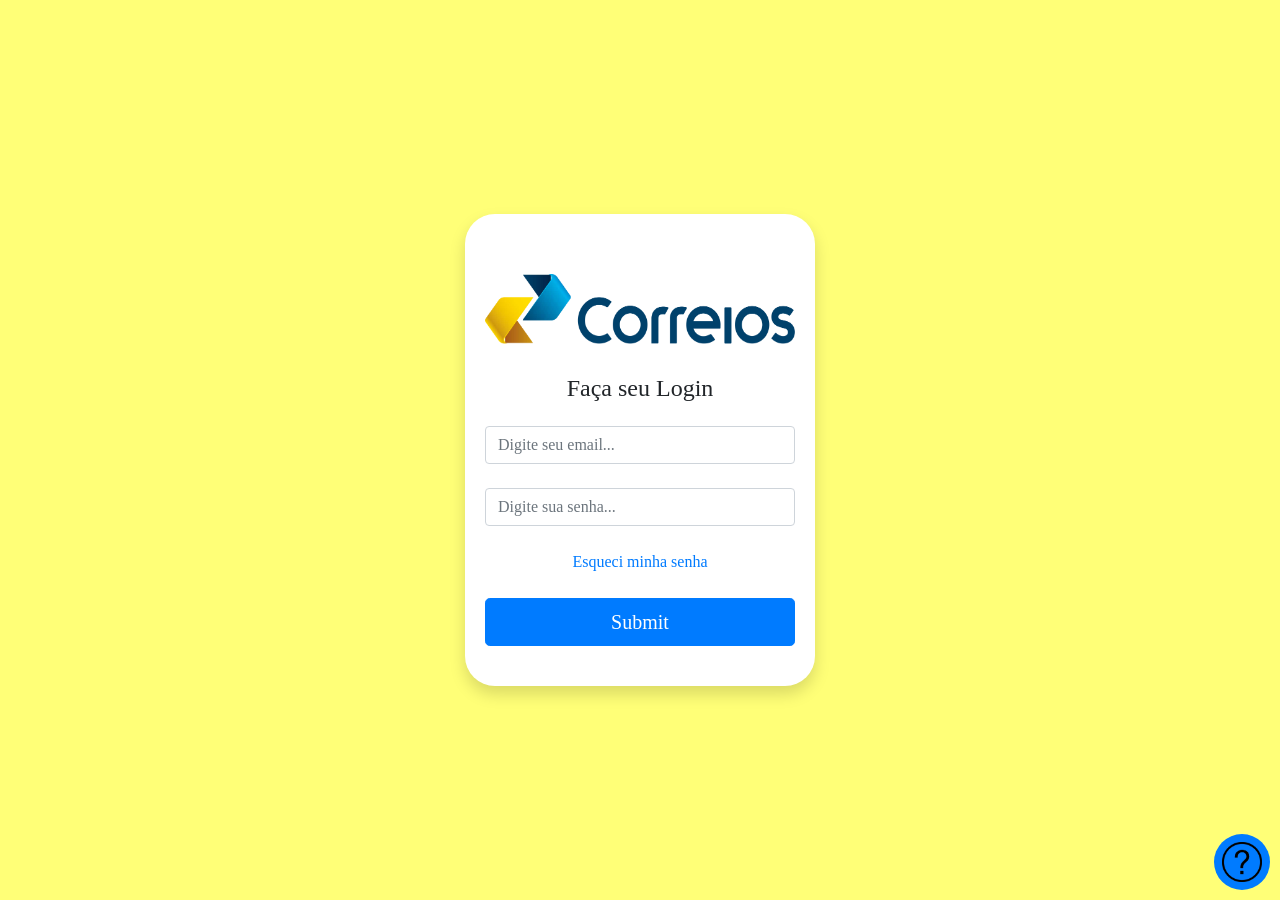
<file: projetos/formulario/index.html>
<!DOCTYPE html>
<html lang="en">
<head>
    <meta charset="UTF-8">
    <meta http-equiv="X-UA-Compatible" content="IE=edge">
    <meta name="viewport" content="width=device-width, initial-scale=1,  shrink-to-fit=no">
    <title>forms bootstrap</title>
    <link rel="stylesheet" href="assets/css/bootstrap.min.css">
    <link rel="stylesheet" href="assets/css/style.css">
    <script src="assets/js/jquery.min.js"></script>
    <script src="assets/js/bootstrap.bundle.min.js"></script>
 
</head>
<body>
    <div  id="rotation">
    <div id="area" class="area shadow">
        <img src="assets/images/logo-correio.png" alt="">
        <div class="h4">Faça seu Login</div>
        <form action="" method="post">
            <input type="email" class="form-control mt-4" name="email" 
            placeholder="Digite seu email...">
            <input type="password" class="form-control mt-4" name="password" 
            placeholder="Digite sua senha...">
            <a href="#" onclick="esqueci()" class="d-block mt-4 mb-4"> Esqueci minha senha</a>
            <input type="submit" class="btn btn-primary btn-block btn-lg">
        </form>
    </div>
    <div id="area-costa" class="area-costa shadow">
        <form action="" method="post">
            <label>
                Nome Completo:
                <input type="text" class="form-control" name="name"
                placeholder="Digite seu nome aqui">
            </label>
            <label>
                Email:
                <input type="email" class="form-control" name="email"
                placeholder="Digite seu email aqui">
            </label>
            <label>
                Senha:
                <input type="password" class="form-control" name="password"
                placeholder="Senha">
            </label>
            <label>
                Nova Senha:
                <input type="password" class="form-control" name="password"
                placeholder="Nova senha">
            </label>
            <label>
                <input type="checkbox" name="termos" id="termos" class="mt-2 mb-4"> "Aceito os termos de privacidade"
            </label>
            <input type="submit" class="btn btn-primary btn-block btn-lg">
            <a href="#" onclick="voltar()">Voltar</a>
        </form>
    </div>
    </div>
    <div id="help" onclick="help()"><img src="assets/images/help.png" alt=""></div>
    <script src="assets/js/script.js"></script>
</body>
</html>
</file>
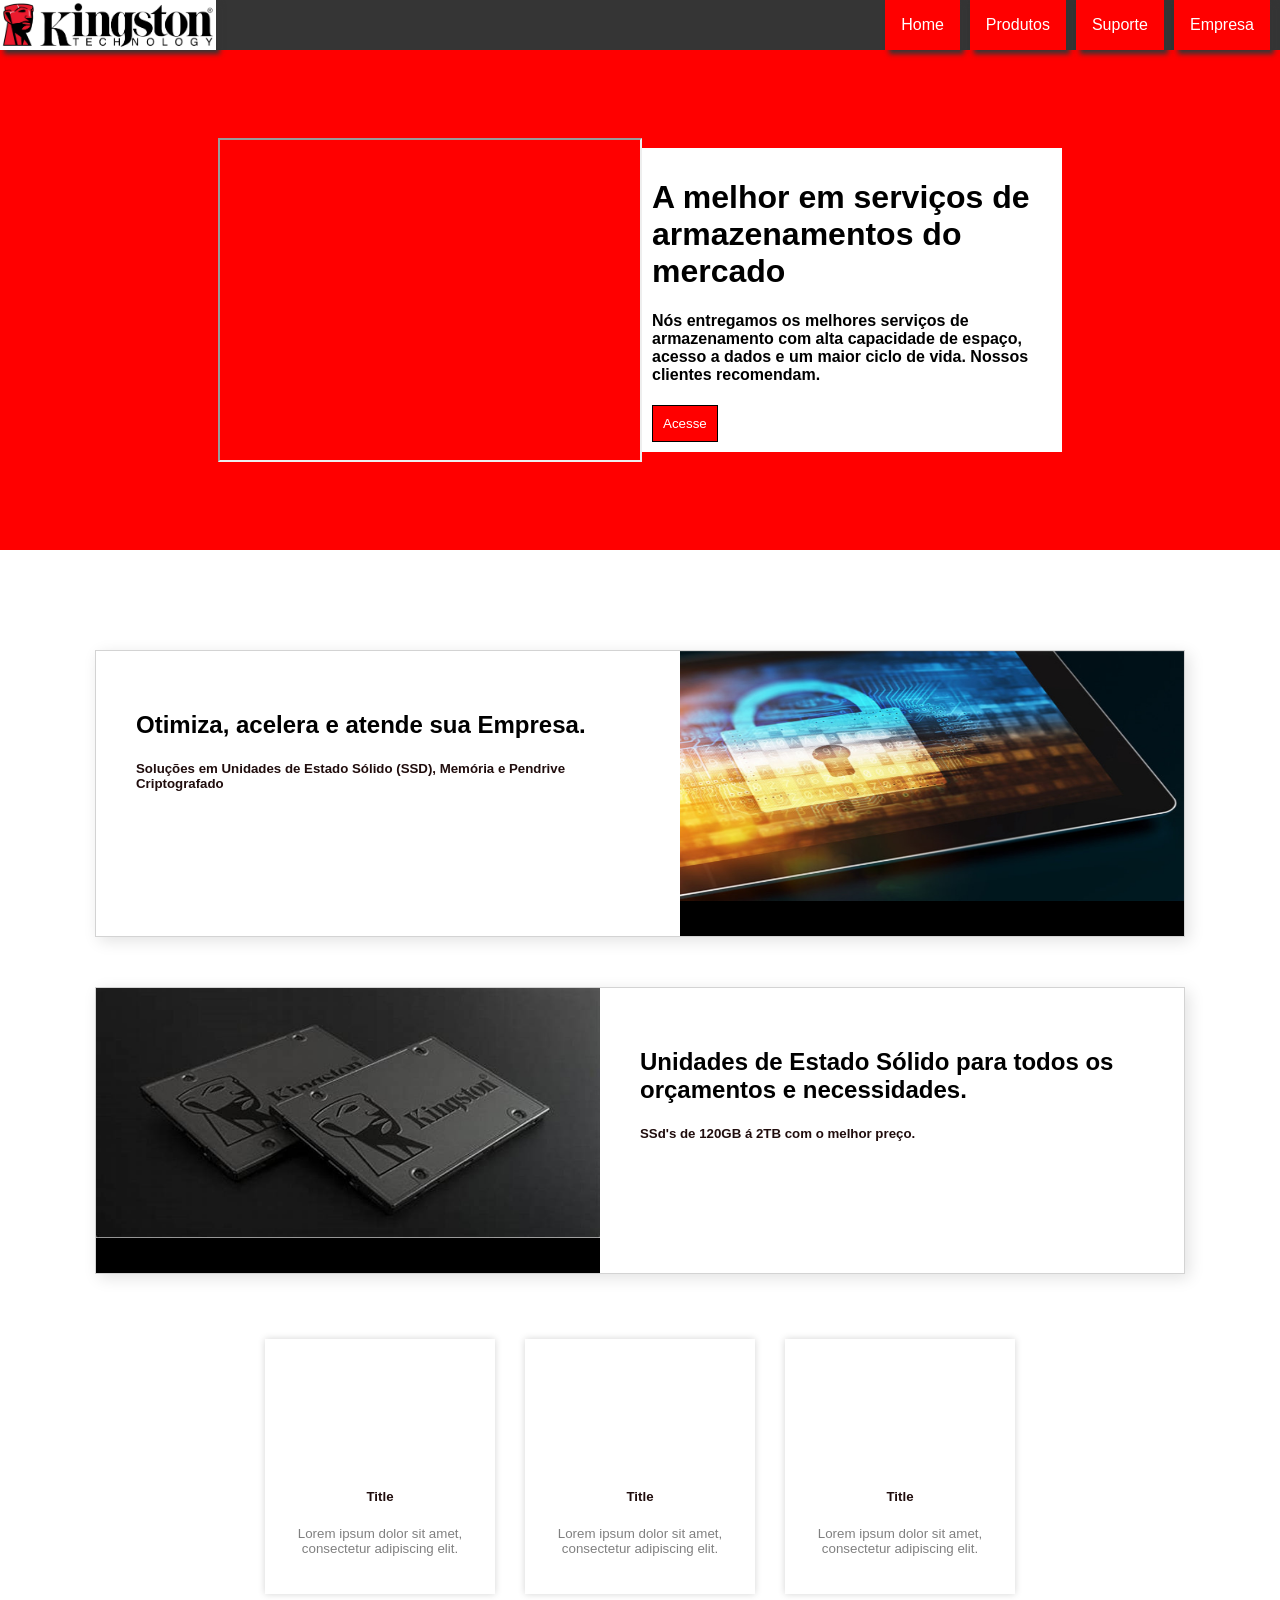
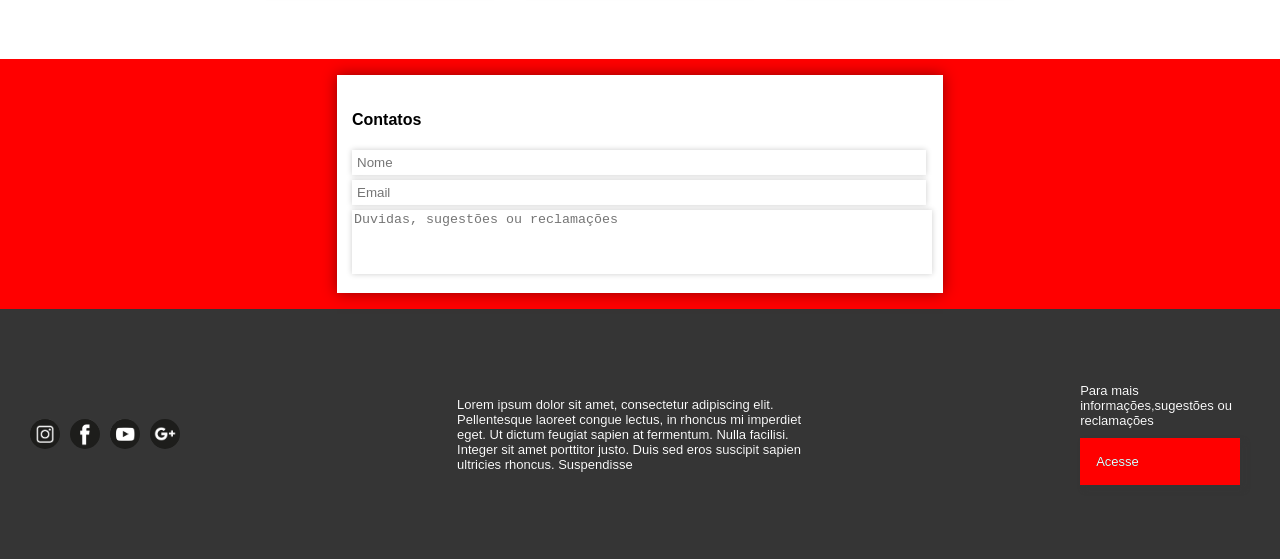
<file: projetos/kingston/index.html>
<!DOCTYPE html>
<html lang="en">
<head>
    <meta charset="UTF-8">
    <meta http-equiv="X-UA-Compatible" content="IE=edge">
    <meta name="viewport" content="width=device-width, minimun-scale=1, initial-scale=1.0, user-scalable=no">
    <title>Kingston</title>
    <link rel="stylesheet" href="estiloland.css">
</head>
<body>
    <div class="container">
        <div class="navbar">
            <div class="img_titulo">
                <img src="img/kingston_titulo.jpg" alt="">
            </div>
            <div class="menu-bar" onclick="clicouMenu()"></div>
			<div class="menu-mobile d-none">
				<ul>
                    <li><a href="#home"> Home </a></li>
                    <li><a href="#Produtos"> Produtos</a></li>
                    <li><a href="#Suporte"> Suporte </a></li>
                    <li><a href="#Empresa"> Empresa </a></li>
                </ul>
			</div>
			<div class="list_titulo">
                <ul>
                    <li><a href="#"> Home </a></li>
                    <li><a href="#"> Produtos</a></li>
                    <li><a href="#"> Suporte </a></li>
                    <li><a href="#"> Empresa </a></li>
                </ul>
            </div>
        </div>
        
        <header><!--background apresentando a marca-->
          <iframe width="420" height="320" src="https://www.youtube.com/embed/q5Vi_-d0Z_M?playlist=q5Vi_-d0Z_M&loop=1&autoplay=1&mute=1">
          </iframe>
            <div class="desc_title">
                <div class="desc_a"><h1>A melhor em serviços de armazenamentos do mercado</h1>
                </div><div class="desc_b">
                <h4>Nós entregamos os melhores serviços de armazenamento
                    com alta capacidade de espaço, acesso a dados e um maior ciclo de vida. 
                    Nossos clientes recomendam.
                </h4>
            <button><a href="#"> Acesse</a></button>
            </div>
            </div>
        </header>
        <footer>
            <section class="bloco">
                <div class="blc_text">
                    <h1>Otimiza, acelera e atende sua Empresa.</h1>
                    <h5>Soluções em Unidades de Estado Sólido (SSD), 
                        Memória e Pendrive Criptografado</h5>
                </div><div class="blc_img"><img src="img/cripto.jpg" alt=""></div>
            </section>
            <section class="bloco">
                <div class="blc_img"><img src="img/ssd.jpg" alt=""></div>
                <div class="blc_text">
                <h1>Unidades de Estado Sólido para todos os orçamentos e necessidades.</h1>
                <h5>SSd's de 120GB á 2TB com o melhor preço.</h5></div>
            </section>
            <section class="bloco-card" id="bloco">
                <div class="card">
                    <div class="img-block"></div>
                    <div class="desc-block">
                        <h5>Title</h5>
                        <p>Lorem ipsum dolor sit amet, consectetur adipiscing elit.</p>
                    </div>
                </div>
                <div class="card">
                    <div class="img-block"></div>
                    <div class="desc-block">
                        <h5>Title</h5>
                        <p>Lorem ipsum dolor sit amet, consectetur adipiscing elit.</p>
                    </div>
                </div>
                <div class="card">
                    <div class="img-block"></div>
                    <div class="desc-block">
                        <h5>Title</h5>
                        <p>Lorem ipsum dolor sit amet, consectetur adipiscing elit.</p>
                    </div>
                </div>
                <div class="icon-antes" onclick="apertouEsquerda()"></div><div class="icon-depois" onclick="apertouDireita()"></div>
            </section>
        </footer>
        <div class="contato">
            <div class="formulario">
                <form method="get">
                    <h4>Contatos</h4>
                    <input type="text" placeholder="Nome"><br>
                    <input type="text" placeholder="Email"><br>
                    <textarea placeholder="Duvidas, sugestões ou reclamações"></textarea>
                </form>
            </div>
        </div>
        <div class="finalizando">
            <div class="fim-desc">
                <div class="icon-rede"></div>
                <div class="icon-rede"></div>
                <div class="icon-rede"></div>
                <div class="icon-rede"></div>
            </div>
            <div class="fim-desc">
                <div class="desc-text">Lorem ipsum dolor sit amet, consectetur adipiscing elit. Pellentesque laoreet congue lectus, in rhoncus mi imperdiet eget. Ut dictum feugiat sapien at fermentum. Nulla facilisi. Integer sit amet porttitor justo. Duis sed eros suscipit sapien ultricies rhoncus. Suspendisse</div>
            </div>
            <div class="fim-desc"><div class="fim-info">Para mais informações,sugestões ou reclamações
                <a href="">Acesse</a>
            </div></div>
        </div>
    </div>
	<script src="script.js"></script>
</body>
</html>
</file>
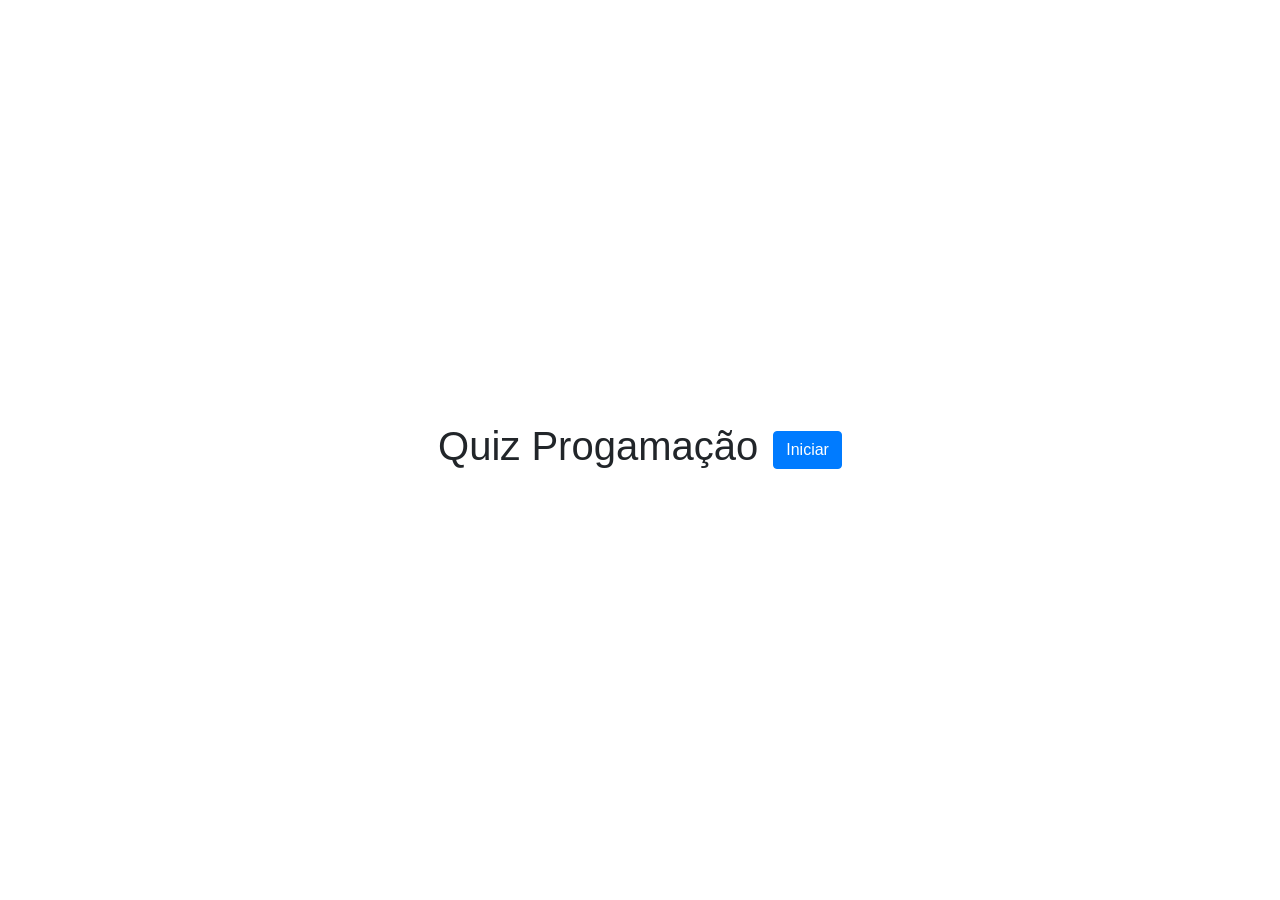
<file: projetos/quiz/index.html>
<!DOCTYPE html>
<html lang="en">
<head>
    <meta charset="UTF-8">
    <meta http-equiv="X-UA-Compatible" content="IE=edge">
    <meta name="viewport" content="width=device-width, initial-scale=1.0">
    <title>Document</title>
    <link rel="stylesheet" href="assets/estilo/bootstrap.min.css">
    <link rel="stylesheet" href="assets/estilo/style.css">
</head>
<body>
    <div class="container d-flex justify-content-center align-items-center">
        <h1>Quiz Progamação</h1>
        <a class="btn btn-primary" data-toggle="modal" data-target="#janela" onclick="apertouIniciar()">Iniciar</a>
        <div class="modal fade" id="janela">
            <div class="modal-dialog">
            <div class="modal-content">
                <div class="modal-header">
                    <h5 id="tituloPergunta">Pergunta 1</h5>
                    <div class="d-flex">
                    <div id="descPontos">Pontos: <span id="pontos">0</span></div>
                    <button class="close ml-0" data-dismiss="modal"><span></span>&times;</button>
                    </div>
                </div>
                <div class="modal-body">
                    <div class="pergunta pb-4">Aqui tem uma pergunta</div>
                    <div class="resposta">
                        <div class="form-check">
                            <input class="form-check-input" type="radio" name="flexRadioDefault" id="flexRadioDefault1"> 
                            <label class="form-check-label d-flex justify-content-between" for="flexRadioDefault1" onmousedown="apertouEscolha()">
                                <div id="r1">resposta1</div> <div id="rc1" class="mr-2">reposta2</div>
                            </label>
                        </div>
                        <div class="form-check">
                            <input class="form-check-input" type="radio" name="flexRadioDefault" id="flexRadioDefault2"> 
                            <label class="form-check-label d-flex justify-content-between" for="flexRadioDefault2" onmousedown="apertouEscolha()">
                                <div id="r2">resposta1 </div><div id="rc2" class="mr-2">resposta2</div>
                            </label>
                        </div>
                        <div class="form-check">
                            <input class="form-check-input" type="radio" name="flexRadioDefault" id="flexRadioDefault3"> 
                            <label class="form-check-label d-flex justify-content-between" for="flexRadioDefault3" onmousedown="apertouEscolha()">
                                <div id="r3">resposta1</div><div id="rc3" class="mr-2">resposta2</div>
                            </label>
                        </div>
                        <div class="form-check">
                            <input class="form-check-input" type="radio" name="flexRadioDefault" id="flexRadioDefault4"> 
                            <label class="form-check-label d-flex justify-content-between" for="flexRadioDefault4" onmousedown="apertouEscolha()">
                                <div id="r4">resposta1</div><div id="rc4" class="mr-2">resposta2</div>
                            </label>
                        </div>
                    </div>
                </div>
                <div id="modal-footer" class="modal-footer justify-content-between">
                <button type="button" class="btn btn-primary disabled" onclick="apertouOk()" id="ok" disabled>ok</button>
                <span id='respostacerta'></span>
                <button type="button" class="btn btn-outline-primary disabled" onclick="apertouNext()" id="next">Next</button>
                <button type="button" class="btn btn-primary btn-block" onclick="resetar()" id="reset">reset</button>
                </div>
            </div>
        </div>
        </div>
    </div>
    <!--script-->
    <script src="assets/script/jquery.min.js"></script>
    <script src="assets/script/bootstrap.min.js"></script>
    <script src="assets/script/quiz.js"></script>
</body>
</html>
</file>
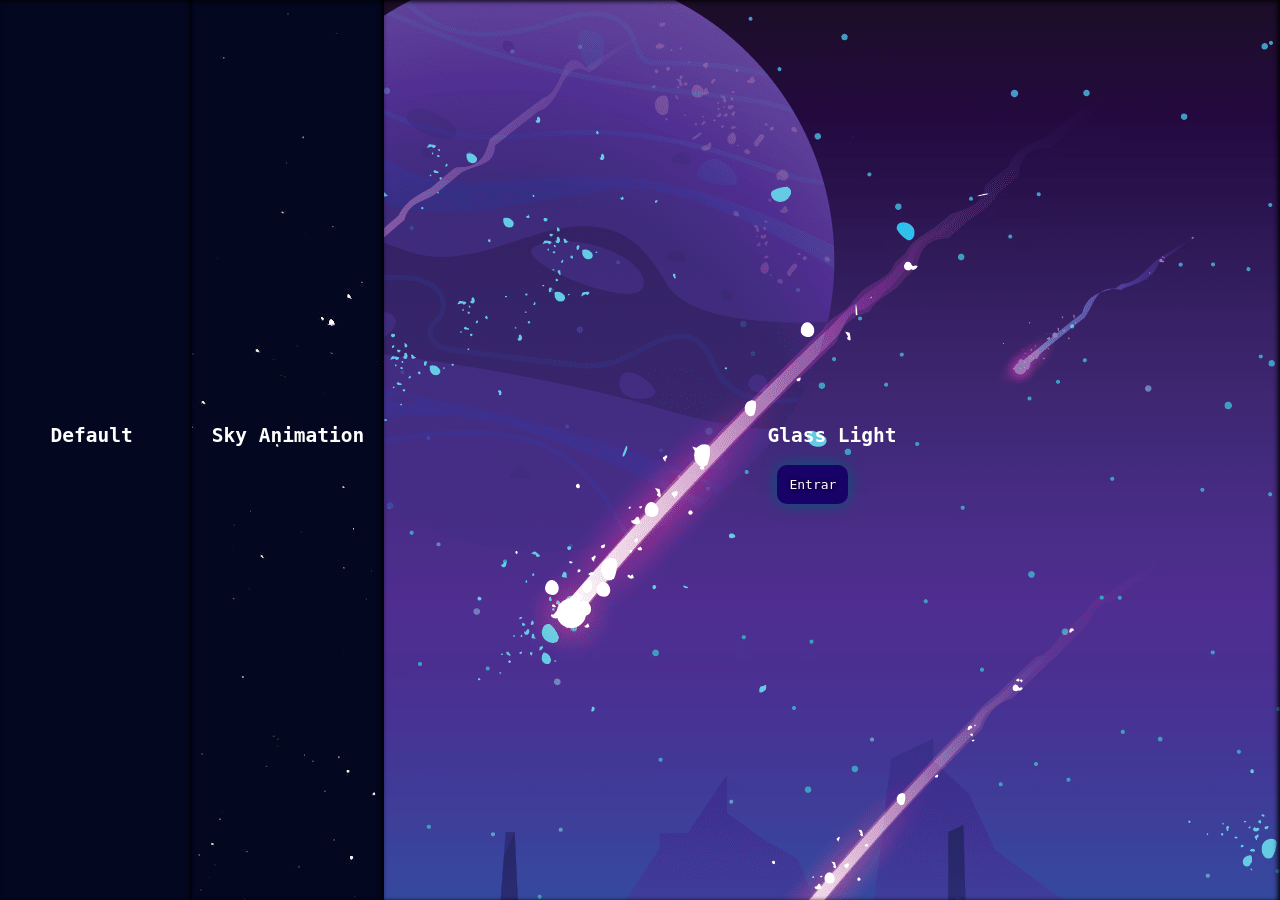
<file: projetos/uiux/index.html>
<!DOCTYPE html>
<html lang="en">
<head>
    <meta charset="UTF-8">
    <meta http-equiv="X-UA-Compatible" content="IE=edge">
    <meta name="viewport" content="width=device-width, initial-scale=1.0">
    <link rel="stylesheet" href="style.css">
    <title>Desafio Main</title>
</head>
<body>
    <div class="container">
        <div class="d1" id="d1" onClick="ativaDa()">
            <div class="blocka">
                <h2>Default</h2>
                <a href="desafiosemalteracao/desafio1.html" id="bd1">Entrar</a>
            </div>
        </div>
            <div class="d2" id="d2" onClick="ativaDb()">
                <div class="blockb">
                    <h2>Sky Animation</h2>
                    <a href="desafiocomalteracao/desafio1.html" id="bd2">Entrar</a>
                </div>
            </div>
            <div class="d3" id="d3" onClick="ativaDc()">
                <div>
                    <h2>Glass Light</h2>
                    <a href="desafioglassmorphism/desglass.html" id="bd3">Entrar</a>
                </div>
            </div>
    </div>
    <script src="script.js"></script>
</body>
</html>
</file>
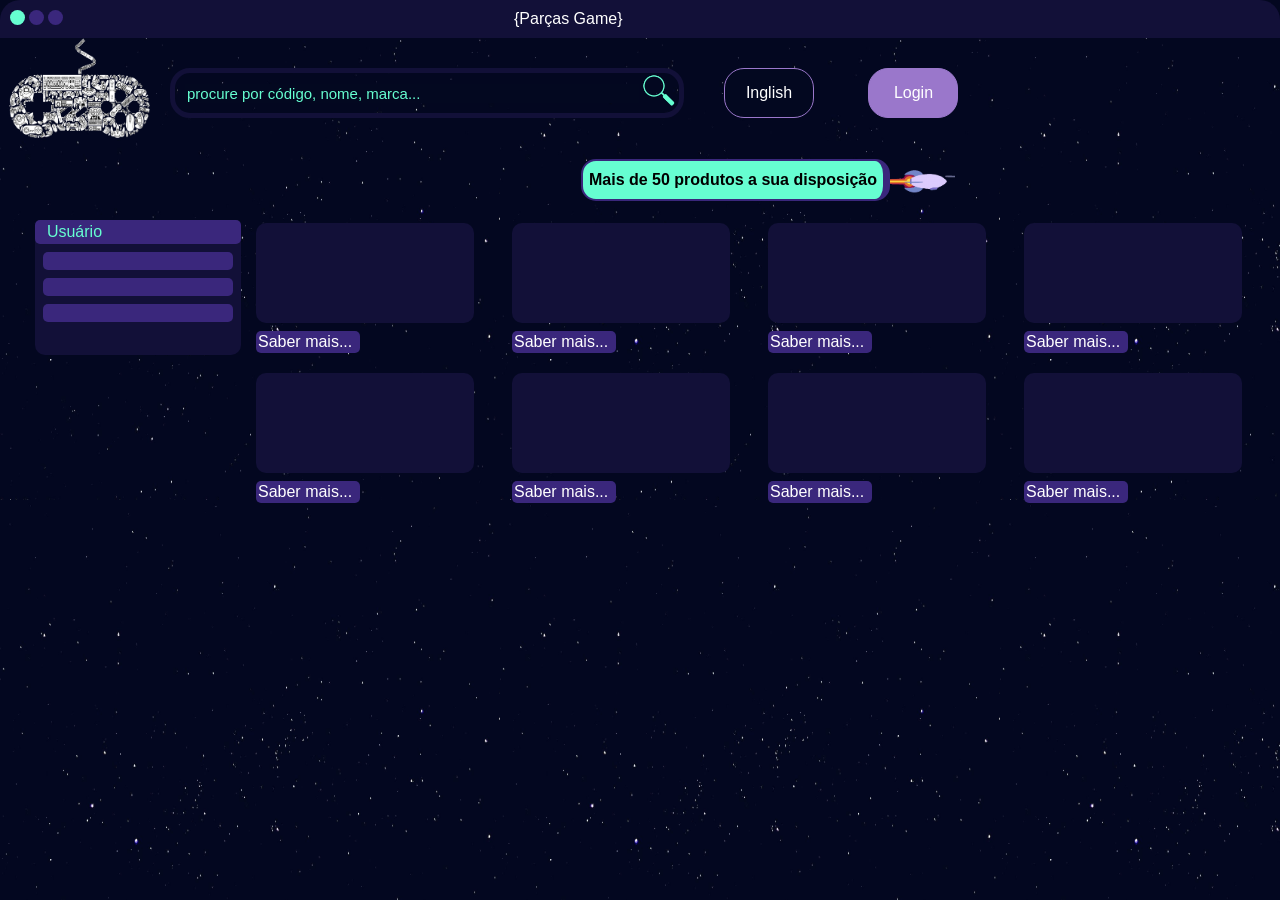
<file: projetos/uiux/desafiocomalteracao/desafio1.html>
<!DOCTYPE html>
<html lang="pt-br">
<head>
    <meta charset="UTF-8">
    <meta name="viewport" content="width=device-width, initial-scale=1, minimun-scale=1">
    <title>Desafio1</title>
    <link rel="stylesheet" href="estilo.css">
</head>
<body class="background">
    
 <!--inicio do cabeçalho do projeto-->     
    <header>
            <!-- barra de topo do projeto-->
        <section class="title_header">
            <div class="radius_title">
               <div class="circulo_p"></div>
               <div class="circulo"></div>
               <div class="circulo"></div>
            </div>
            <div class="header_title"> {Parças Game}</div>
        </section>
 <!-- Fim da barra de topo-->

 <!--Inicio menu de navegação com buttons, search e imagen icon-->
        <nav class="naveg">
            <div class="naveg_input">
                <img src="../media/menu.png" alt="" class="menu">
                <img src="img/Controle.png" alt="" class="controle">
                <div class="procura background-light">
                    <input type="text" id="texto" placeholder="procure por código, nome, marca...">
                    <a href=""><img src="img/lupa.png" class="lupa"></a>
                </div>
            </div>
                <div class="naveg_button"> 
                    <button class="lingua background-light"><a href=""> Inglish</a></button>
                    <button class="login background-light"><a href="">Login</a></button>
            </div>
        </nav>
<!--Fim menu de navegação-->
    </header>
<!--Fim do cabeçalho-->
        
    <!--inicio conteudo-->      
    <div class="conteudo">
            <!--menu lateral a esquerda-->
        <aside>
            <section class="user">
                <div class="title_user">
                    &nbsp Usuário
                </div>
                <div class="info_user">
                    <div class="bloco"></div>
                    <div class="bloco"></div>
                    <div class="bloco"></div>
                </div>
            </section>
        </aside>
            <!--fim do menu lateral-->

        <!--menu-->
        <section class="menu">
            <!--titulo do menu-->    
            <div class="title_foguete">
                <h4 class="title">Mais de 50 produtos a sua disposição</h4><div class="foguete"></div>
            </div>
            <!--fim do titulo do menu-->    
            <!--inicio flexbox de conteudo-->
            <div class=" products">
                <div class="products_item">
                    <div class="products_block glass"></div>
                    <div class="products_info"><a href="">Saber mais...</a></div>
                </div>
                <div class="products_item">
                    <div class="products_block glass"></div>
                    <div class="products_info"><a href=""> Saber mais...</a></div>
                </div>
                <div class="products_item">
                    <div class="products_block glass"></div>
                    <div class="products_info"><a href="">Saber mais...</a></div>
                </div>
                <div class="products_item">
                    <div class="products_block glass"></div>
                    <div class="products_info"><a href=""> Saber mais...</a></div>
                </div>
                <div class="products_item">
                    <div class="products_block glass"></div>
                    <div class="products_info glass"><a href="">Saber mais...</a></div>
                </div>
                <div class="products_item">
                    <div class="products_block glass"></div>
                    <div class="products_info"><a href=""> Saber mais...</a></div>
                </div>
                <div class="products_item">
                    <div class="products_block glass"></div>
                    <div class="products_info"><a href=""> Saber mais...</a></div>
                </div>
                <div class="products_item">
                    <div class="products_block glass"></div>
                    <div class="products_info"><a href=""> Saber mais...</a></div>
                </div></div>
                <!--fim flexbox de conteudo-->
                <div class="continue">Ver mais</div>    
        </section> 
    <!--fim menu-->       
    </div>
    <!--fim do conteudo-->    
</body>
</html>
</file>
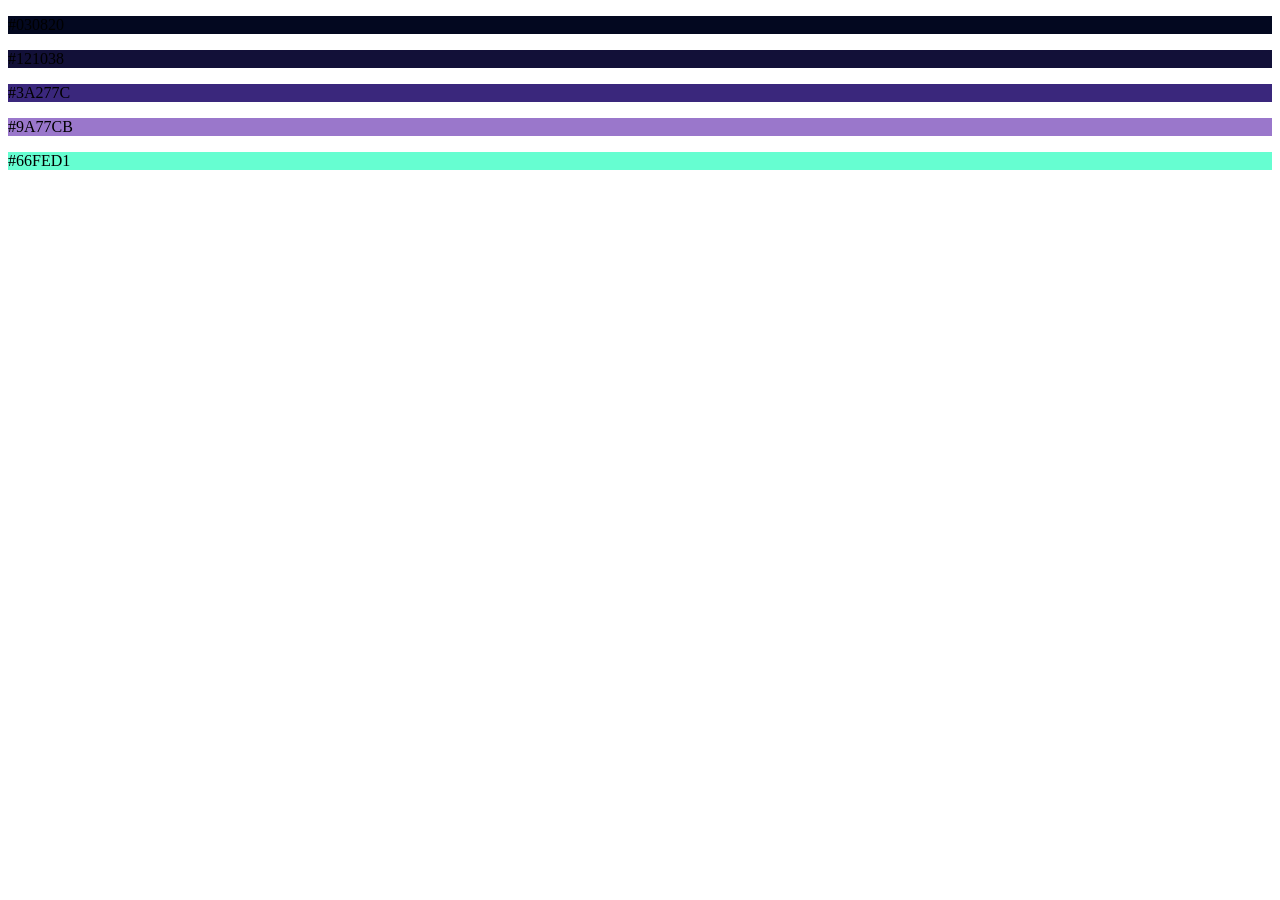
<file: projetos/uiux/desafiocomalteracao/palleta.html>
<!DOCTYPE html>
<html lang="en">
<head>
    <meta charset="UTF-8">
    <meta http-equiv="X-UA-Compatible" content="IE=edge">
    <meta name="viewport" content="width=device-width, initial-scale=1.0">
    <title>Document</title>
</head>
<body>
    <p style="background-color: #030820;">#030820</p>
    <p style="background-color: #121038;">#121038</p>
    <p style="background-color: #3A277C;">#3A277C</p>
    <p style="background-color: #9A77CB;">#9A77CB</p>
    <p style="background-color: #66FED1;">#66FED1</p>

</body>
</html>
</file>
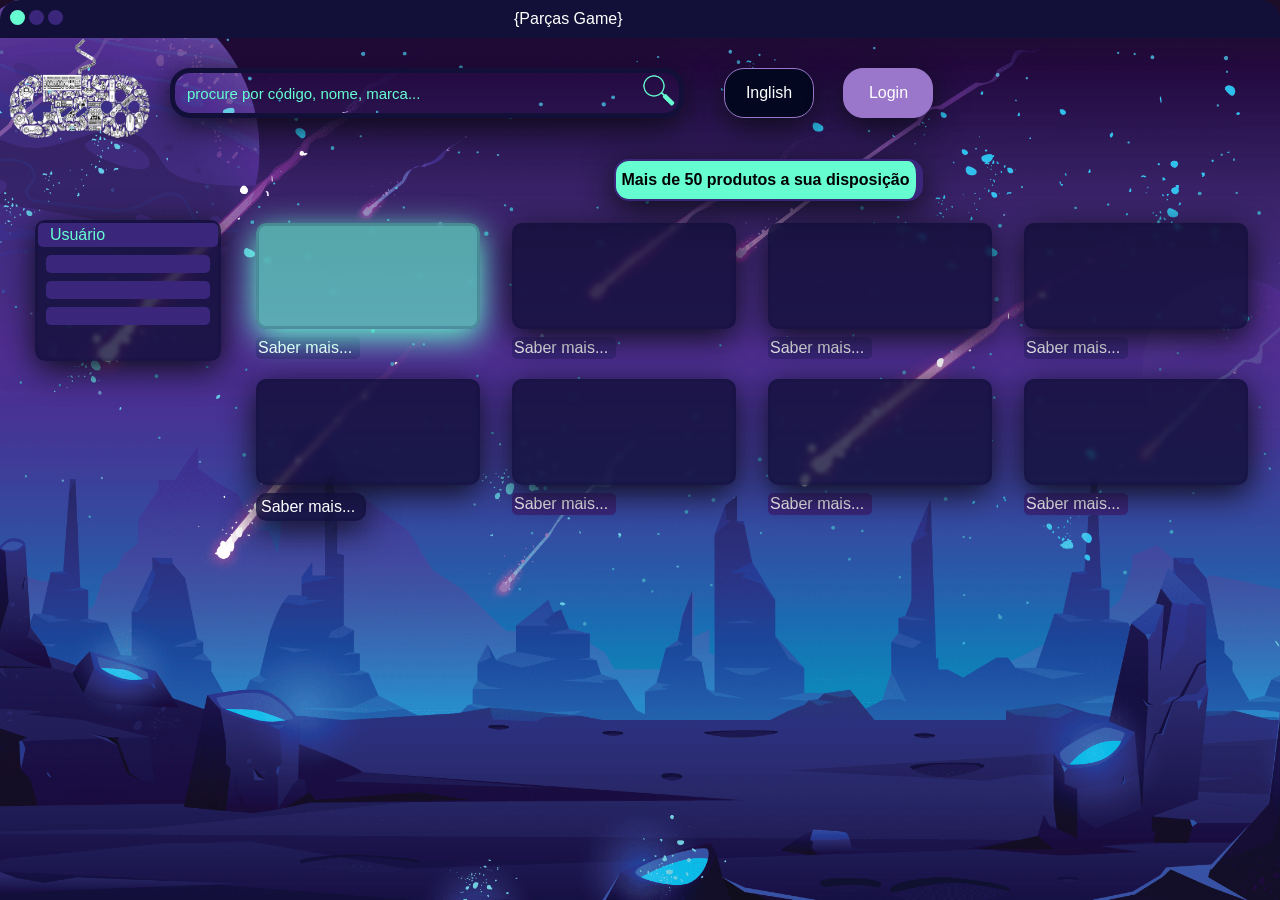
<file: projetos/uiux/desafioglassmorphism/desglass.html>
<!DOCTYPE html>
<html lang="pt-br">
<head>
    <meta charset="UTF-8">
    <meta name="viewport" content="width=device-width, initial-scale=1, minimun-scale=1">
    <title>Desafio1</title>
    <link rel="stylesheet" href="estilo.css">
</head>
<body>
<div class="container background">
    <!--inicio do cabeçalho do projeto-->     
    <header>
        <!-- barra de topo do projeto-->
    <section class="title_header">
        <div class="radius_title">
           <div class="circulo_p"></div>
           <div class="circulo"></div>
           <div class="circulo"></div>
        </div>
        <div class="header_title"> {Parças Game}</div>
    </section>
<!-- Fim da barra de topo-->

<!--Inicio menu de navegação com buttons, search e imagen icon-->
    <nav class="naveg">
        <div class="naveg_input">
            <img src="../media/Controle.png" alt="" class="controle">
            <img src="../media/menu.png" alt="" class="menu">
            <div class="procura sombra">
                <input type="text" id="texto" placeholder="procure por código, nome, marca...">
                <a href=""><img src="../media/lupa.png" class="lupa"></a>
            </div>
        </div>
            <div class="naveg_button"> 
                <button class="lingua sombra"><a href=""> Inglish</a></button>
                <button class="login sombra"><a href="">Login</a></button>
        </div>
    </nav>
<!--Fim menu de navegação-->
</header>
<!--Fim do cabeçalho-->
    
<!--inicio conteudo-->      
<div class="conteudo">
        <!--menu lateral a esquerda-->
    <aside>
        <section class="user glass luz-ativado">
            <div class="title_user">
                &nbsp Usuário
            </div>
            <div class="info_user">
                <div class="bloco"></div>
                <div class="bloco"></div>
                <div class="bloco"></div>
            </div>
        </section>
    </aside>
        <!--fim do menu lateral-->

    <!--menu-->
    <section class="menu">
        <!--titulo do menu-->    
        <div class="title_foguete">
            <h4 class="title sombra">Mais de 50 produtos a sua disposição</h4><div class="foguete"></div>
        </div>
        <!--fim do titulo do menu-->    
        <!--inicio flexbox de conteudo-->
        <div class=" products">
            <div class="products_item">
                <div class="products_block glass luz">
                </div>
                <div class="products_info"><a href="">Saber mais...</a></div>
            </div>
            <div class="products_item">
                <div class="products_block glass luz-ativado"></div>
                <div class="products_info"><a href=""> Saber mais...</a></div>
            </div>
            <div class="products_item">
                <div class="products_block glass luz-ativado"></div>
                <div class="products_info"><a href="">Saber mais...</a></div>
            </div>
            <div class="products_item">
                <div class="products_block glass luz-ativado"></div>
                <div class="products_info"><a href=""> Saber mais...</a></div>
            </div>
            <div class="products_item">
                <div class="products_block glass luz-ativado"></div>
                <div class="products_info glass"><a href="">Saber mais...</a></div>
            </div>
            <div class="products_item">
                <div class="products_block glass luz-ativado"></div>
                <div class="products_info"><a href=""> Saber mais...</a></div>
            </div>
            <div class="products_item">
                <div class="products_block glass luz-ativado"></div>
                <div class="products_info"><a href=""> Saber mais...</a></div>
            </div>
            <div class="products_item">
                <div class="products_block glass luz-ativado"></div>
                <div class="products_info"><a href=""> Saber mais...</a></div>
            </div>
        </div>
        <div class="continue">Ver mais</div>    

            <!--fim flexbox de conteudo-->
    </section> 
<!--fim menu-->       
</div>
<!--fim do conteudo--> 
</div>
</body>
</html>
</file>
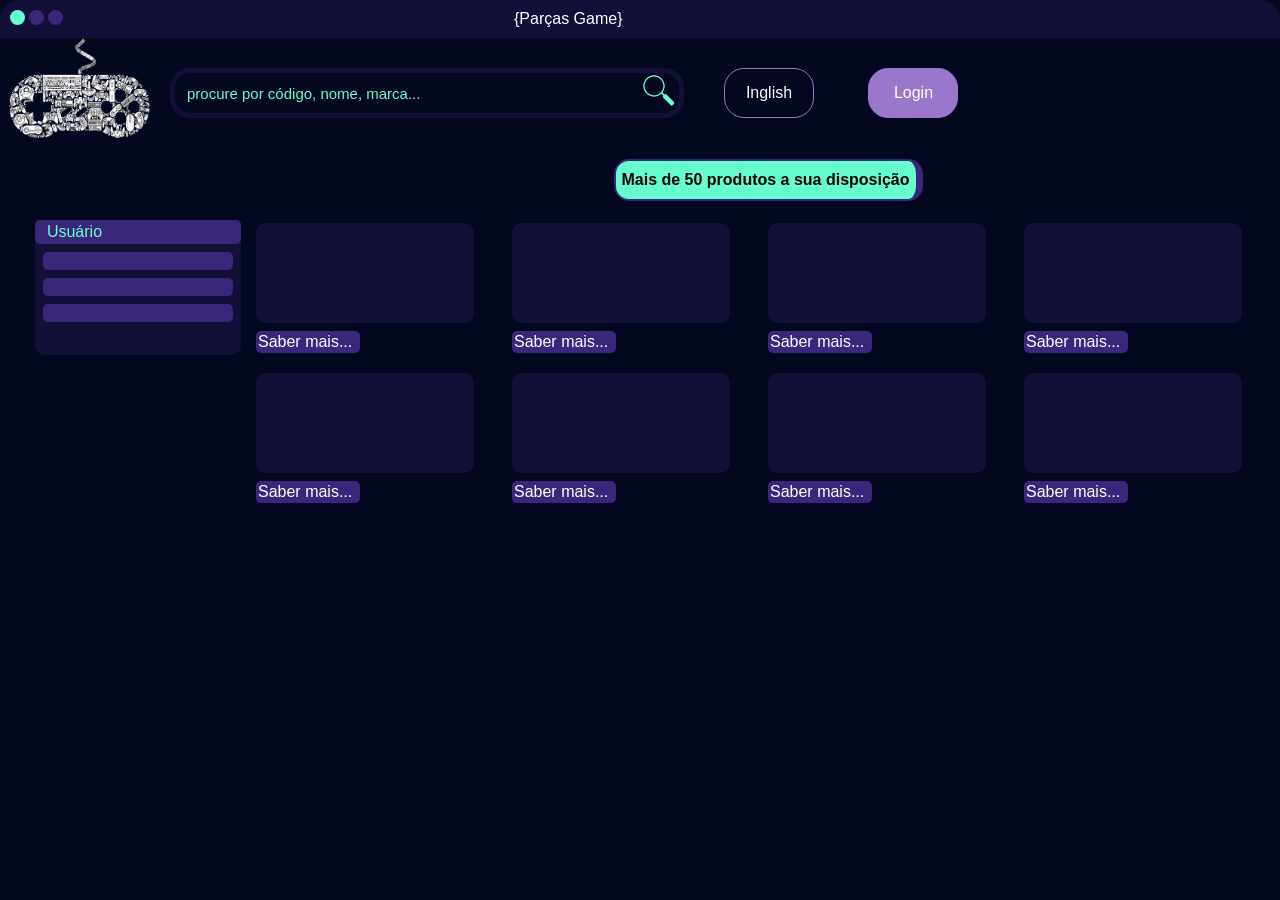
<file: projetos/uiux/desafiosemalteracao/desafio1.html>
<!DOCTYPE html>
<html lang="pt-br">
<head>
    <meta charset="UTF-8">
    <meta name="viewport" content="width=device-width, initial-scale=1, minimun-scale=1">
    <title>Desafio1</title>
    <link rel="stylesheet" href="estilo.css">
</head>
<body>
    <div class="container">
    <!--inicio do cabeçalho do projeto-->     
    <header>
        <!-- barra de topo do projeto-->
    <section class="title_header">
        <div class="radius_title">
           <div class="circulo_p"></div>
           <div class="circulo"></div>
           <div class="circulo"></div>
        </div>
        <div class="header_title"> {Parças Game}</div>
    </section>
<!-- Fim da barra de topo-->

<!--Inicio menu de navegação com buttons, search e imagen icon-->
    <nav class="naveg">
        <div class="naveg_input">
            <img src="../media/menu.png" alt="" class="menu">
            <img src="img/Controle.png" alt="" class="controle">
            <div class="procura">
                <input type="text" id="texto" placeholder="procure por código, nome, marca...">
                <a href=""><img src="img/lupa.png" class="lupa"></a>
            </div>
        </div>
            <div class="naveg_button"> 
                <button class="lingua background-light"><a href=""> Inglish</a></button>
                <button class="login background-light"><a href="">Login</a></button>
        </div>
    </nav>
<!--Fim menu de navegação-->
</header>
<!--Fim do cabeçalho-->
    
<!--inicio conteudo-->      
<div class="conteudo">
        <!--menu lateral a esquerda-->
    <aside>
        <section class="user">
            <div class="title_user">
                &nbsp Usuário
            </div>
            <div class="info_user">
                <div class="bloco"></div>
                <div class="bloco"></div>
                <div class="bloco"></div>
            </div>
        </section>
    </aside>
        <!--fim do menu lateral-->

    <!--menu-->
    <section class="menu">
        <!--titulo do menu-->    
        <div class="title_foguete">
            <h4 class="title">Mais de 50 produtos a sua disposição</h4><div class="foguete"></div>
        </div>
        <!--fim do titulo do menu-->    
        <!--inicio flexbox de conteudo-->
        <div class=" products">
            <div class="products_item">
                <div class="products_block glass"></div>
                <div class="products_info"><a href="">Saber mais...</a></div>
            </div>
            <div class="products_item">
                <div class="products_block glass"></div>
                <div class="products_info"><a href=""> Saber mais...</a></div>
            </div>
            <div class="products_item">
                <div class="products_block glass"></div>
                <div class="products_info"><a href="">Saber mais...</a></div>
            </div>
            <div class="products_item">
                <div class="products_block glass"></div>
                <div class="products_info"><a href=""> Saber mais...</a></div>
            </div>
            <div class="products_item">
                <div class="products_block glass"></div>
                <div class="products_info glass"><a href="">Saber mais...</a></div>
            </div>
            <div class="products_item">
                <div class="products_block glass"></div>
                <div class="products_info"><a href=""> Saber mais...</a></div>
            </div>
            <div class="products_item">
                <div class="products_block glass"></div>
                <div class="products_info"><a href=""> Saber mais...</a></div>
            </div>
            <div class="products_item">
                <div class="products_block glass"></div>
                <div class="products_info"><a href=""> Saber mais...</a></div>
            </div>
            <!--fim flexbox de conteudo-->
            <div class="continue">Ver mais</div>    
    </section> 
<!--fim menu-->       
</div>
<!--fim do conteudo--> 
    </div>  
</body>
</html>
</file>
<file: projetos/formulario/assets/css/style.css>
body{
    margin: 0;
    display: flex;
    justify-content: center;
    align-items: center;
    min-height: 100vh;
    background-color: #ff7;
    font-family: 'Calibri';
    text-align: center;

}
.area, .area-costa{
    max-width: 350px;
    width: 100%;
    height: auto;
    background-color: white;
    border-radius: 30px;
    padding: 10px;
    padding-top: 60px;
    padding-bottom: 40px;
    padding-inline: 20px;
    transition: opacity 3s;
}
#rotation img{
    width: inherit;
    height: 70px;
}
.h4{
    margin-top: 10px;
    font-weight: 400;
    margin-top: 30px;
}
.form-control{
    margin-top: 10px;
}
.remenber, p{
    padding-top: 15px;
}
#rotation{
    transition: transform 3s ;
}

#area-costa{
    transition: opacity 2s;
    position: absolute;
    top: -40px;
    transform: rotateY(180deg)
}
#help{
    position: fixed;
    bottom: 10px;
    right: 10px;
    cursor: pointer;
    background-color: #007bff;
    padding: 8px;
    border-radius: 100%;

}
#help img{
    width:40px;
    height: 40px;
}
#help:hover{
    background-color: #0069da;
}
</file>
<file: projetos/kingston/estiloland.css>
body{
    margin: 0;
	padding: 0;
    font-family: Arial;
    
}
li a, button a{
    text-decoration: none;
    color: white;

}
a{
    cursor: pointer;
}
ul{
	list-style: none;
}
.navbar{
    background-color: rgb(53, 53, 53);
    color: white;
    height: 50px;
    width: 100%;
    display: flex;
    justify-content: space-between;

}
menu-bar{
	display:none;
}
.menu-mobile{
	display: none;
}
button{
    padding: 10px;
    border: 1px solid black;
    border-radius: 0; margin-right: 10px;
    background-color: red;
    transition: background-color 1s;
}
button:hover{
    background-color: rgb(121, 1, 1);

}
.radio strong{
    background-color: black;
    padding: 1px;
    margin: 5px;
}
strong a{
    text-decoration: none;
    color: white;
}
.img_titulo img{
    height:50px;
    box-shadow:4px 4px 5px rgb(53, 53, 53);
}
.list_titulo ul{
    display: flex;
    margin:0px;
}
.list_titulo li, .fim-desc a{
    display: block;
    margin-right: 10px;
    background-color: red;
    padding: 16px;
    box-shadow:4px 4px 5px rgb(53, 53, 53);
    cursor: pointer;
    transition: background-color 1s;
}
.list_titulo li:hover, .fim-desc a:hover{
    background-color: rgb(121, 1, 1);
}
.fim-desc a{
    margin-top: 10px;
    color: white;
    text-decoration: none;
}

header, .contato, .finalizando{
    display: flex;
    align-items: center;
    width: 100%;
    }
header{
    height: 500px;
    background-color: red;
    justify-content: center;
    flex-direction: flex;
}
.contato{
    height: 250px;
    background-color: red;
    justify-content: center;
}

.finalizando{
    height: 250px;
    background-color: #353535;
    justify-content: space-around;
}
.fim-desc{
    color: white;
    text-shadow: 0 0 0px black;
    display: flex;
    font-size: small;
    justify-content: center;
}
.fim-desc:nth-child(1){
    margin-left: 30px;
}
.fim-desc:nth-child(3){
    margin-right: 30px;
}

.desc_title{
    width: 400px;
    height: 250;
    padding: 10px;
    background-color: white;
}
.desc-block{
    text-align: center;
}
p{
    font-size: smaller;
    color: grey;
}
.blc_img img{
    height:250px;
    width: 100%;
}
.blc_img{
    flex: 1;
    background-color: black;
}
.blc_text{
    flex: 1;
    margin: 40px;
}
footer{
    display: flex;
    flex-direction: column;
    align-items: center;
    margin-top: 50px;
    margin-bottom: 50px;
}
.menu{
    width: 100%;
    height: 250px;
    display: flex;
    background-image: linear-gradient(black, rgb(39, 39, 39));
    justify-content: space-between;
    padding-bottom: 20px;
}
h5{
    color: rgb(32, 13, 13);
}
.radio{
    margin-top: 15px;
    width: 200px;
    display: flex;
    flex-direction: column;
    align-items:center;
    margin-left: 40px;
    margin-right: 40px;
}
.img_radio img{
    height: 150px;
    border: 1px solid black;
    border-radius: 100%;
    width: 150px;
    margin:10px;
    box-shadow: 4px 4px 1px rgb(0, 0, 0);

}
.text_radio{
    color: black;
    text-shadow: 5px 5px 10px rgb(54, 54, 54); ;
    background-color:white;
    padding: 8px;
    box-shadow: 4px 4px 1px rgb(0, 0, 0);
}
.text_aside{
    color: white;
    flex-basis: 100%;
}
.redes_socias img{
    height:50px;
    width: 50px;
    margin-right: 30px;
    box-shadow: 4px 4px 1px rgb(0, 0, 0);
    border: 1px solid black;
    border-radius: 100%;

   
}
aside{
    width: 100%;
    height: 100px;
    background-image: linear-gradient(black, rgb(39, 39, 39));
    margin-top: 20px;
    display: flex;
    flex-wrap: wrap;
    padding-left: 30px;
    padding-bottom: 50px;
    padding-top: 20px;
}
a {
    cursor: hand;
    }
.card{
    margin: 15px;
    width: 230px;
    box-shadow: 0 0 7px #d4d4d4;
    transform: matrix(1, 0, 0, 1, 0, 0);
    transition: transform 1s;
}
.card:hover{
    transform: matrix(1.03, 0, 0, 1.03, 0, 0);
}
.card .img-block{
    height: 50%;
}
.card:nth-child(1) .img-block{
    background-image: url(https://th.bing.com/th/id/Rdda18f8…?rik=WfzGl4QYDNlm4Q&riu=http%3a%2f%2fwww.aprimorar.com%2fwp-content%2fuploads%2f2014%2f12%2fERP.jpg&ehk=s2OcB8Rd8xvj7snjJRBeC1PO%2fmXU9HfsiaSq4kMCFEM%3d&risl=&pid=ImgRaw);
    background-size: cover;
    background-repeat: no-repeat;
}
.card:nth-child(2) .img-block{
    background-image: url(https://www.dickerdata.com.au/hubfs/DDA-135%20SASE%20Blog.jpeg#keepProtocol);
    background-size: cover;
    background-repeat: no-repeat;
}
.card:nth-child(3) .img-block{
    background-image: url(https://th.bing.com/th/id/OIP.VSkSCPLuhdsv9nM1yMAeRwHaHa?pid=ImgDet&w=1536&h=1536&rs=1);
    background-size: cover;
    background-repeat: no-repeat;
}
.bloco{
    box-shadow:4px 4px 15px rgb(226, 226, 226);
    border: 1px solid rgb(211, 211, 211);
    transform: matrix(1, 0, 0, 1, 0, 0);
    transition: transform 1s;
	width: 85%;
}
.bloco:hover{
    transform: matrix(1.03, 0, 0, 1.03, 0, 0);
}
.bloco-card, .bloco{
    display: flex;
    height: 285px;
    margin-top: 50px;
    justify-content: space-evenly;
}

.formulario{
    background-color: white;
    padding: 15px;
    box-shadow: 0 0 14px #920000;
    transform: matrix(1, 0, 0, 1, 0, 0);
    transition: transform 1s;
	width: 45%;
}
.formulario:hover{
    transform: matrix(1.03, 0, 0, 1.03, 0, 0);
}
input{
    margin-bottom: 2px;
    margin-bottom: 5px;
    border: none;
    box-shadow: 0 0 6px 0px #cecece;
    padding: 5px;
    width:98%
}
textarea{
    border: none;
    box-shadow: rgb(206 206 206) 0px 0px 6px 0px;
    margin: 0px;
    width: 100%;
    height: 60px;
    resize: none; 
}
.icon-rede{
    background-image: url(img/icons.png);
    width: 30px;
    height: 30px;
    background-size: 170px;
    border-radius: 100%;
    margin-right:10px;
	cursor: pointer;
}
.icon-rede:nth-child(1){
    background-position: -70px -9px;
}
.icon-rede:nth-child(2){
    background-position: -33px -9px;
}
.icon-rede:nth-child(3){
    background-position: -107px -9px;
}
.icon-rede:nth-child(4){
    background-position: -70px -51px;
}
.icon-antes, .icon-depois{
    width: 60px;
    height: 60px;
    position: absolute;
    background-image: url(img/icons.jpg);
    background-size: 140px;
    border-radius: 100%;
    box-shadow: 0 0 16px 2px #3e3e3e;
    display:none;
}
.icon-antes{
left: 10px;
background-position: 140px 240px;
}
.icon-depois{
right: 10px;
background-position: 60px 240px;
}
.desc-text{
    font-size: small;
    width: 40%;
}
.info .desc-text{
    width: 200px;
}
@media (max-width : 760px){
    body{
        overflow-x: hidden;
    }
	.formulario{
		width: 90%;
	}
    header{
        flex-direction: column;
    }
    .list_titulo{
        display: none;
    }
    .bloco-card{
        width: 150vw;
    }
		.finalizando{
		flex-direction: column-reverse;
		height: 350px;
	}
	.finalizando .fim-desc{
		margin: 0;
	}
	.finalizando .desc-text{
		width: 80%;
	}
	.icon-antes, .icon-depois{
		display: block;
		cursor: pointer;
		top: 1400px;
	}
	.menu-bar{
		display:block;
		width:50px;
		height:50px;
		background-image: url(img/menu.png);
		background-color: white;
		background-repeat: round;
		cursor: pointer;
	}
	.menu-mobile{
		position: absolute;
		right: 0;
		top: 48px;
		background-color: #353535;
		height: 106%;
		width: 40%;
	}
	.menu-mobile li{
		margin-bottom: 15px;
		font-size: x-large;
	}
	.menu-mobile li a:hover, .menu-mobile li:hover{
		background-color: red;
		cursor: pointer;
	}
}
@media (max-width : 560px){
	.desc_title, iframe{
		width:100%;
	}
	.bloco{
		flex-direction: column;
		width: 90%;
		background-size: cover;
		margin-top: 20px;
		box-shadow: 0 0 13px #737373;
	}
	.bloco-card{
		width: 180vw;
	}
	.blc_img{
		display: none;
	}
	.bloco:nth-child(1){
		background-image: url(img/cripto.jpg);
	}
	.bloco:nth-child(2){
		background-image: url(img/ssd.jpg);

	}
	.blc_text h1, .blc_text h5{
		color: white;
		text-shadow: 0 0 5px black;
	}
	.desc_title{
		margin-left: 5px;
	}
}
	/* script */
	.d-none{
		display: none;
	}
	.d-block{
		display: block;
	}
</file>
<file: projetos/quiz/assets/estilo/style.css>
.container{
    height: 100vh;
}
h1{
    padding-right: 15px;
}
img{
    height: 80px;
    display: block;
    margin: auto;
}
#rc1, #rc2, #rc3, #rc4{
    display: none;
}
</file>
<file: projetos/uiux/style.css>
body{
    margin: 0;
    font-family: monospace;
}
.container{
    width: 100%;
    overflow: hidden;
}
.d1{
    background-color:#030820 ;
}
.d2{
    background-image: url(desafiocomalteracao/img/ceunoturno.jpg) ;
}
.d3{
    background-image:  url(desafioglassmorphism/img/ceucartoon.png);
}
.d1, .d2, .d3, .container{
    display: flex;
    height: 100vh;
    justify-content: center;
    transition: width 1s;
}
.d1, .d2, .d3{
    align-items: center;
    box-shadow: inset -2px 1px 5px 0px #000000;
}
a{
    color: white;
    text-shadow: 0 0 4px black;
    text-decoration: none;
    margin: 10px;
    background-color: #180167;;
    padding: 12px;
    border-radius: 10px;
    box-shadow: 0 0 16px 0px #005979;
}
h2{
    color: white;
    margin-bottom: 30px;
}
#bd3, #bd2, #bd1{
    transition: opacity 1.5s;
}
</file>
<file: projetos/uiux/desafiocomalteracao/estilo.css>
/*interface geral*/
a{
    text-decoration: none;
    color: #ffffff;
}
body{
    margin: 0;
    font-family: sans-serif;
}
/*fim interface geral*/

/* inicio background*/
.background{
     background-image:url(img/ceunoturno.jpg);
     background-size: 500px 500px;
     animation-name:movanimation;
     animation-duration: 270s;
     animation-iteration-count: infinite;
}
@keyframes movanimation{
    0%{
        background-position:0px 0px ;
    }
    50%{
        background-position: 700px 0px;
    }
    100%{
        background-position: 0px 0px;
    }
}
/* fim background*/



/*inicio cabeçalho do projeto*/
/*barra de topo do projeto*/
.title_header{
    display: flex;
    padding: 10px;
    border-top-left-radius: 20px;
    border-top-right-radius: 20px;
    background-color:#121038;
    color: #ffffff;
}
.title_header .radius_title{
    flex: 40%;
    display: flex;
}
.title_header .circulo_p, .title_header .circulo{
    display: block;
    margin-right: 4px;
    border-radius: 100%;
    width: 15px;
    height: 15px;
}
.title_header .circulo_p{
background-color: #66FED1;
}
.title_header .circulo{
    background-color: #3A277C;
}
.title_header .header_title{
flex: 60%;
    justify-items: center;
}
/* fim barra de topo do projeto*/


/*inicio menu de navegação com buttons, search e image icon*/
.naveg{
    display: flex;
   }
.naveg .controle{
    width: 150px;
    height: 100px;
    flex: 1;
   }
   .naveg .menu{
    display: none;
}
.naveg .lupa{
    width: 40px;
    height: 40px;
    flex: 1;
    }
.naveg .naveg_input{
    display: flex;
}

.naveg .lingua, .naveg .login{
    margin-top: 30px;
    margin-right: 50px;
    border: 1px solid #9A77CB ; 
    border-radius: 20px;
    width: 90px;
    height: 50px;
    color: #ffffff;
    font-size: 16px;
}
.naveg .lingua{
    background-color:#030820;
    transition: background-color 2s;
}
.naveg .login{
    background-color:#9A77CB;
    transition: background-color 2s;
}
.lingua:hover{
  background-color: #66FED1;
}
.login:hover{
  background-color: #66FED1;
}

.naveg .procura{
    display: flex;
    align-items: center;
    justify-content: center;
    margin-top: 30px;
    border: 5px solid #121038;
    border-radius: 20px;
    padding-left: 10px;
    margin-right:40px;
    margin-left: 20px;
    height: 40px;
}
.procura input{
    
    border: none;
    width: 450px;
    background-color:#030820;
    
    color: #ffffff;
    font-size: 15px;
   
}
input::placeholder{
    color:#66FED1;
}
input:focus{
    outline: 0;
}
/*fim menu de navegação*/
/*fim cabeçalho do projeto*/

/*inicio conteudo*/
.conteudo{
    display: flex;
}
/*inicio aside: menu lateral a esquerda*/
aside{
    flex:1;
    margin-top: 82px;
   
}
.user{
    border-radius: 10px;
    background-color:#121038;
    margin-left: 35px;
    padding-bottom: 25px;
    margin-right: 15px;
    animation-name: s_animation;
    animation-duration: 2s;
    transition: box-shadow 2s ;
}
.user:hover{
    box-shadow: 7px 7px 1px #66FED1; 
}
@keyframes s_animation{
    0%{
        transform: translate(0px, 200px);
        opacity: 0;
    }
    100%{
        transform: translate(0px, 0px);
        opacity: 1;
    }
}
aside .title_user{
    padding: 3px;
    background-color:#3A277C;
    border-radius: 5px;
    color: #66FED1;
}
.info_user{
    transition: padding-bottom 2s;
}
.info_user:hover{
    padding-bottom: 120px;
}
.bloco{
    padding: 9px;
    margin: 8px;
    background-color:#3A277C;
    border-radius: 5px;
}
/*fim aside*/

/*inicio menu*/
.menu{
    flex: 4;
}
/*inicio titulo do menu*/
.title{
    text-align: center;
    border-style: solid;
    border-width: 2px 7px 2px 2px;
    border-color:#3A277C;
    width: 300px;
    border-radius: 15px;
    padding-block: 10px;
    background-color: #66FED1;

}
.title_foguete{
    display: flex;
    justify-content: center;
}
.foguete{
    width: 65px;
    height: 65px;
    background-image: url(img/foguete.gif);
    background-size: 100%;
    background-repeat: no-repeat;
}
/*fim do titulo do menu*/

/*inicio flexbox de conteudo*/
.products{
 display: grid;
 grid-template-columns: repeat(4, 25%);
}
.products_block{
    width: 85%;
    height: 100px;
    background-color:rgba(18, 16, 56);
    border-radius: 10px;
    transition: box-shadow 2s;
    animation-name: p_animation;
    animation-duration: 2s;
   }
   .continue{
    display: none;
}
.products_block:hover{
    width: 188px;
    height: 100px;
    background-color:rgb(18, 16, 56);
    border-radius: 5px;
    box-shadow: 7px 7px 1px #66FED1; 
}
.products_info{
    background-color:#3A277C;
    border-radius: 5px;
    width: 100px;
    margin-top: 8px;
    padding: 2px;
    color: #ffffff;
  transition: box-shadow 2s;

}
.products_info:hover{
    background-color:#3A277C;
    border-radius: 5px;
    width: 100px;
    margin-top: 8px;
    padding: 2px;
    color: #ffffff;
    box-shadow: 7px 7px 1px #66FED1;
}
.products_item{
    flex: 1;
    margin-bottom: 20px;

}

@keyframes p_animation{
    from{
        opacity: 0;
    }
    to{
        opacity:1
    }
}
/*fim flexbox de conteudo*/
/*final conteudo*/

/* Efeitos*/
/*
.background-light{
    box-shadow: 0 8px 32px 0 rgba(18, 16, 100, 0.56);
    border: 3px solid rgba( 18, 16, 56, 0.9 );

}
.glass{
    background-color: rgba( 18, 16, 56, 0.6);
    box-shadow: 0 8px 32px 0 rgba(18, 16, 80, 1);
    backdrop-filter:blur(1.5px);
    -webkit-backdrop-filter: blur(20px);
    border-radius: 10px;
    border: 3px solid rgba( 18, 16, 56, 0.9 );
}
*/
/*inicio da responsividade*/
@media(max-width: 1000px) and (min-width: 768px){
    /*tablet*/
        /*menu de navegação*/
       .naveg .menu{
           display: block;
           width: 70px;
           height: 50px;
           background-color: rgb(102, 254, 209);
           border: 5px dashed #121038;
           border-radius: 100%;
           margin-top: 25px;
           margin-left: 15px;
       }
        .naveg .controle{
            display: none;
        }
        .naveg .procura, .naveg .lingua{
            margin-right: 10px;
        }
        .procura input{
            width:300px
        }
        /*fim de menu de navegação*/
        /*menu*/
        .products{
            grid-template-columns: repeat(2, 50%);
        }
        .products .products_block{
            width: 85%;
            height: 130px;
            margin: auto;
        }
        .products_info{
            margin:auto;
            margin-top: 10px;
            font-size: 20px;
            width: 150px;
        }
       
        /*fim menu*/

        /*inicio aside*/
        .user, aside{
            display: none;
            margin: 0;
            padding: 0;
            border:0;
        }
        /*fim aside*/    
    /*fim tablet*/
    
}
/*inicio celular*/
@media(max-width: 767px) and (min-width: 320px){
    .naveg .menu{
        display: block;
        width: 70px;
        height: 50px;
        background-color: rgb(102, 254, 209);
        border: 5px dashed #121038;
        border-radius: 100%;
        margin-top: 25px;
        margin-left: 15px;
    }
     .naveg .controle{
         display: none;
     }
     .naveg .lingua{
         margin-left: 33px;
         margin-right: 5px;
     }
     .naveg .login{
        margin-right: 0;
     }
     .naveg .procura{
         display: none;
     }
     /*fim de menu de navegação*/
     /*menu*/
     .products{
         grid-template-columns: repeat(1 , 100%);
     }
     .products .products_block{
         width: 85%;
         height: 130px;
         margin: auto;
     }
     .products_info{
         margin:auto;
         margin-top: 10px;
         font-size: 20px;
         width: 150px;
     }
     .continue{
        text-align: center;
        display: block;
        background-color: #66FED1;
        padding-top:20px;
        padding-bottom: 20px;
        font-size: 25px;
        font-weight: 600;
        width:100%;
    }
    .products_item:nth-child(4),
    .products_item:nth-child(5),
    .products_item:nth-child(6),
    .products_item:nth-child(7),
    .products_item:nth-child(8){
    display: none;
}
     /*fim menu*/

     /*inicio aside*/
     .user, aside{
         display: none;
         margin: 0;
         padding: 0;
         border:0;
     }
     /*fim aside*/  
}
/*fim celular*/    
/*fim da responsividade*/
</file>
<file: projetos/uiux/desafioglassmorphism/estilo.css>
/*interface geral*/
a{
    text-decoration: none;
    color: #ffffff;
}
body{
    margin: 0;
    font-family: sans-serif;
    background-color: #030820;
}
.container{
    width:100vw;
    max-width: 1440px;
    height: 100vh;
}
/*fim interface geral*/

/*inicio background*/
.background{
    background-image: url(img/ceucartoon.png);
    background-size: cover;
}
/*fim background*/

/*inicio cabeçalho do projeto*/
/*barra de topo do projeto*/
.title_header{
    display: flex;
    padding: 10px;
    border-top-left-radius: 20px;
    border-top-right-radius: 20px;
    background-color:#121038;
    color: #ffffff;
}
.title_header .radius_title{
    flex: 40%;
    display: flex;
}
.title_header .circulo_p, .title_header .circulo{
    display: block;
    margin-right: 4px;
    border-radius: 100%;
    width: 15px;
    height: 15px;
}
.title_header .circulo_p{
background-color: #66FED1;
}
.title_header .circulo{
    background-color: #3A277C;
}
.title_header .header_title{
flex: 60%;
    justify-items: center;
}
/* fim barra de topo do projeto*/


/*inicio menu de navegação com buttons, search e image icon*/
.naveg{
    display: flex;
   }
.naveg .controle{
    width: 150px;
    height: 100px;
    flex: 1;
   }
.naveg .menu{
    display: none;
}
.naveg .lupa{
    width: 40px;
    height: 40px;
    flex: 1;
    }
.naveg .naveg_input{
    display: flex;
}
.naveg .lingua, .naveg .login{
    margin-top: 30px;
    margin-right: 25px;
    border: 1px solid #9A77CB ; 
    border-radius: 20px;
    width: 90px;
    height: 50px;
    color: #ffffff;
    font-size: 16px;
}
.naveg .lingua{
    background-color:#030820;
}
.naveg .login{
    background-color:#9A77CB;
}
.lingua:hover, .login:hover{
    background-color: transparent;
}
.naveg .procura{
    display: flex;
    align-items: center;
    justify-content: center;
    margin-top: 30px;
    border: 5px solid #121038;
    border-radius: 20px;
    padding-left: 10px;
    margin-right:40px;
    margin-left: 20px;
    height: 40px;
}

.procura input{
    
    border: none;
    width: 450px;
    background-color:transparent;
    color: #ffffff;
    font-size: 15px;
}
input::placeholder{
    color:#66FED1;
}
input:focus{
    outline: 0;
}
/*fim menu de navegação*/
/*fim cabeçalho do projeto*/

/*inicio conteudo*/
.conteudo{
    display: flex;
}
/*inicio aside: menu lateral a esquerda*/
aside{
    flex:1;
    margin-top: 82px;
   
}
.user{
    border-radius: 10px;
    background-color:#121038;
    margin-left: 35px;
    padding-bottom: 25px;
    margin-right: 35px;
}

aside .title_user{
    padding: 3px;
    background-color:#3A277C;
    border-radius: 5px;
    color: #66FED1;
}

.bloco{
    padding: 9px;
    margin: 8px;
    background-color:#3A277C;
    border-radius: 5px;
}
/*fim aside*/

/*inicio menu*/
.menu{
    flex: 4;
}
/*inicio titulo do menu*/
.title{
    text-align: center;
    border-style: solid;
    border-width: 2px 7px 2px 2px;
    border-color:#3A277C;
    width: 300px;
    border-radius: 15px;
    padding-block: 10px;
    background-color: rgb(102, 254, 209);

}
.title_foguete{
    display: flex;
    justify-content: center;
}
/*fim do titulo do menu*/

/*inicio flexbox de conteudo*/
.continue{
    display: none;
}
.products{

    display: grid;
    grid-template-columns: repeat(4, 25%);
}
.products_block{
    width: 85%;
    height: 100px;
    background-color:rgba(18, 16, 56);
    border-radius: 10px;
   }

.products_info{
    background-color:#3A277C;
    border-radius: 5px;
    width: 100px;
    margin-top: 8px;
    padding: 2px;
    color: #ffffff;
}

.products_item{
    flex: 1;
    margin-bottom: 20px;

}


/*fim flexbox de conteudo*/
/*final conteudo*/

/* Efeitos*/

.glass{
    background-color: rgba( 18, 16, 56, 0.8);
    box-shadow: 0 8px 32px 0 rgba(13, 13, 25, 1);
    backdrop-filter:blur(1.9px);
    -webkit-backdrop-filter: blur(20px);
    border-radius: 10px;
    border: 3px solid rgba( 18, 16, 56, 0.18 );
}

.sombra{
    box-shadow: 0 8px 32px 0 rgba(13, 13, 25, 1);
}
.luz-ativado:hover
{
    background-color: rgba( 102, 254, 209, 0.60 );
    box-shadow: 0 8px 32px 0 rgb(102, 254, 209);
    transition: background-color 0.5s, box-shadow 0.5s;
}
.luz{
    background: rgba( 102, 254, 209, 0.60 );
    box-shadow: 0 8px 32px 0 rgb(102, 254, 209);
}

/*fim efeitos*/

/*inicio da responsividade*/
@media(max-width: 1000px) and (min-width: 768px){
    /*tablet*/
        /*menu de navegação*/
       .naveg .menu{
           display: block;
           width: 70px;
           height: 50px;
           background-color: rgb(102, 254, 209);
           border: 5px dashed #121038;
           border-radius: 100%;
           margin-top: 25px;
           margin-left: 15px;
       }
        .naveg .controle{
            display: none;
        }
        .naveg .procura, .naveg .lingua{
            margin-right: 10px;
        }
        .procura input{
            width:300px
        }
        /*fim de menu de navegação*/
        /*menu*/
        .products{
            grid-template-columns: repeat(2, 50%);
        }
        .products .products_block{
            width: 85%;
            height: 130px;
            margin: auto;
        }
        .products_info{
            margin:auto;
            margin-top: 10px;
            font-size: 20px;
            width: 150px;
        }
        .continue{
            display: none;
        }
        /*fim menu*/

        /*inicio aside*/
        .user, aside{
            display: none;
            margin: 0;
            padding: 0;
            border:0;
        }
        /*fim aside*/    
    /*fim tablet*/
    
}
/*inicio celular*/
@media(max-width: 767px) and (min-width: 320px){
    .naveg .menu{
        display: block;
        width: 70px;
        height: 50px;
        background-color: rgb(102, 254, 209);
        border: 5px dashed #121038;
        border-radius: 100%;
        margin-top: 25px;
        margin-left: 15px;
    }
     .naveg .controle{
         display: none;
     }
     .naveg .lingua{
         margin-left: 30px;
         margin-right: 5px;
     }
     .naveg .login{
        margin-right: 0;
     }
     .naveg .procura{
         display: none;
     }
     /*fim de menu de navegação*/
     /*menu*/
     .products .products_block{
         width: 65%;
         height: 130px;
         margin: auto;
     }
     .products_info{
         margin:auto;
         margin-top: 10px;
         font-size: 20px;
         width: 150px;
     }
     .products{
        grid-template-columns: repeat(1, 100%);
    }
     .continue{
        text-align: center;
        display: block;
        background-color: #66FED1;
        padding-top:20px;
        padding-bottom: 20px;
        font-size: 25px;
        font-weight: 600;
    }
    .products_item:nth-child(4),
    .products_item:nth-child(5),
    .products_item:nth-child(6),
    .products_item:nth-child(7),
    .products_item:nth-child(8){
    display: none;
}
     /*fim menu*/

     /*inicio aside*/
     .user, aside{
         display: none;
         margin: 0;
         padding: 0;
         border:0;
     }
     /*fim aside*/  
}
/*fim celular*/    
/*fim da responsividade*/
</file>
<file: projetos/uiux/desafiosemalteracao/estilo.css>
/*interface geral*/
a{
    text-decoration: none;
    color: #ffffff;
}
body{
    margin: 0;
    font-family: sans-serif;
    background-color: #030820;
    overflow: hidden;
}
/*fim interface geral*/

/*inicio cabeçalho do projeto*/
/*barra de topo do projeto*/
.title_header{
    display: flex;
    padding: 10px;
    border-top-left-radius: 20px;
    border-top-right-radius: 20px;
    background-color:#121038;
    color: #ffffff;
}
.title_header .radius_title{
    flex: 40%;
    display: flex;
}
.title_header .circulo_p, .title_header .circulo{
    display: block;
    margin-right: 4px;
    border-radius: 100%;
    width: 15px;
    height: 15px;
}
.title_header .circulo_p{
background-color: #66FED1;
}
.title_header .circulo{
    background-color: #3A277C;
}
.title_header .header_title{
flex: 60%;
    justify-items: center;
}
/* fim barra de topo do projeto*/


/*inicio menu de navegação com buttons, search e image icon*/
.naveg{
    display: flex;
   }
.naveg .controle{
    width: 150px;
    height: 100px;
    flex: 1;
   }
.naveg .menu{
    display:none;
}
.naveg .lupa{
    width: 40px;
    height: 40px;
    flex: 1;
    }
.naveg .naveg_input{
    display: flex;
}

.naveg .lingua, .naveg .login{
    margin-top: 30px;
    margin-right: 50px;
    border: 1px solid #9A77CB ; 
    border-radius: 20px;
    width: 90px;
    height: 50px;
    color: #ffffff;
    font-size: 16px;
}
.naveg .lingua{
    background-color:#030820;
}
.naveg .login{
    background-color:#9A77CB;
}


.naveg .procura{
    display: flex;
    align-items: center;
    justify-content: center;
    margin-top: 30px;
    border: 5px solid #121038;
    border-radius: 20px;
    padding-left: 10px;
    margin-right:40px;
    margin-left: 20px;
    height: 40px;
}
.procura input{
    
    border: none;
    width: 450px;
    background-color:#030820;
    
    color: #ffffff;
    font-size: 15px;
   
}
input::placeholder{
    color:#66FED1;
}
input:focus{
    outline: 0;
}
/*fim menu de navegação*/
/*fim cabeçalho do projeto*/

/*inicio conteudo*/
.conteudo{
    display: flex;
}
/*inicio aside: menu lateral a esquerda*/
aside{
    flex:1;
    margin-top: 82px;
   
}
.user{
    border-radius: 10px;
    background-color:#121038;
    margin-left: 35px;
    padding-bottom: 25px;
    margin-right: 15px;
    transform: matrix(1, 0, 0, 1, 0, 0);
    transition: transform 1s;
}
.user:hover{
    transform: matrix(0.9, 0, 0, 0.9, 0, 0);
}
aside .title_user{
    padding: 3px;
    background-color:#3A277C;
    border-radius: 5px;
    color: #66FED1;
}

.bloco{
    padding: 9px;
    margin: 8px;
    background-color:#3A277C;
    border-radius: 5px;
}
/*fim aside*/

/*inicio menu*/
.menu{
    flex: 4;
}
/*inicio titulo do menu*/
.title{
    text-align: center;
    border-style: solid;
    border-width: 2px 7px 2px 2px;
    border-color:#3A277C;
    width: 300px;
    border-radius: 15px;
    padding-block: 10px;
    background-color: #66FED1;

}
.title_foguete{
    display: flex;
    justify-content: center;
}
/*fim do titulo do menu*/

/*inicio flexbox de conteudo*/
.products{
    display: grid;
    grid-template-columns: repeat(4, 25%);
}
.products_block{
    width: 85%;
    height: 100px;
    background-color:rgba(18, 16, 56);
    border-radius: 10px;
    transform: matrix(1, 0, 0, 1, 0, 0);
    transition: transform 1s;
   }
.products_block:hover{
    transform: matrix(1.1, 0, 0, 1.1, 0, 0);
}

.products_info{
    background-color:#3A277C;
    border-radius: 5px;
    width: 100px;
    margin-top: 8px;
    padding: 2px;
    color: #ffffff;
}
.continue{
    display: none;
}

.products_item{
    flex: 1;
    margin-bottom: 20px;

}
.continue{
    display:none;
}
/*fim flexbox de conteudo*/
/*final conteudo*/

/* Efeitos*/
/*
.background-light{
    box-shadow: 0 8px 32px 0 rgba(18, 16, 100, 0.56);
    border: 3px solid rgba( 18, 16, 56, 0.9 );

}
.glass{
    background-color: rgba( 18, 16, 56, 0.6);
    box-shadow: 0 8px 32px 0 rgba(18, 16, 80, 1);
    backdrop-filter:blur(1.5px);
    -webkit-backdrop-filter: blur(20px);
    border-radius: 10px;
    border: 3px solid rgba( 18, 16, 56, 0.9 );
}
*/

/*inicio da responsividade*/
@media(max-width: 1000px) and (min-width: 768px){
    /*tablet*/
        /*menu de navegação*/
       .naveg .menu{
           display: block;
           width: 70px;
           height: 50px;
           background-color: rgb(102, 254, 209);
           border: 5px dashed #121038;
           border-radius: 100%;
           margin-top: 25px;
           margin-left: 15px;
       }
        .naveg .controle{
            display: none;
        }
        .naveg .procura, .naveg .lingua{
            margin-right: 10px;
        }
        .procura input{
            width:300px
        }
        /*fim de menu de navegação*/
        /*menu*/
        .products .products_block{
            width: 85%;
            height: 130px;
            margin: auto;
        }
        .products{
            grid-template-columns: repeat(2, 50%);
        }
        .products_info{
            margin:auto;
            margin-top: 10px;
            font-size: 20px;
            width: 150px;
        }
        .continue{
            display: none;
        }
        /*fim menu*/

        /*inicio aside*/
        .user, aside{
            display: none;
            margin: 0;
            padding: 0;
            border:0;
        }
        /*fim aside*/    
    /*fim tablet*/
    
}
/*inicio celular*/
@media(max-width: 767px) and (min-width: 320px){
    .naveg .menu{
        display: block;
        width: 70px;
        height: 50px;
        background-color: rgb(102, 254, 209);
        border: 5px dashed #121038;
        border-radius: 100%;
        margin-top: 25px;
        margin-left: 15px;
    }
     .naveg .controle{
         display: none;
     }
     .naveg .lingua{
         margin-left: 33px;
         margin-right: 5px;
     }
     .naveg .login{
        margin-right: 0;
     }
     .naveg .procura{
         display: none;
     }
     /*fim de menu de navegação*/
     /*menu*/
     .products{
         grid-template-columns: repeat(1, 100%);
     }
     .products .products_block{
         width: 85%;
         height: 130px;
         margin: auto;
     }
     .products_info{
         margin:auto;
         margin-top: 10px;
         font-size: 20px;
         width: 150px;
     }
     .continue{
        text-align: center;
        display: block;
        background-color: #66FED1;
        padding-top:20px;
        padding-bottom: 20px;
        font-size: 25px;
        font-weight: 600;
        width:100%;
    }
    .products_item:nth-child(4),
    .products_item:nth-child(5),
    .products_item:nth-child(6),
    .products_item:nth-child(7),
    .products_item:nth-child(8){
    display: none;
}
     /*fim menu*/

     /*inicio aside*/
     .user, aside{
         display: none;
         margin: 0;
         padding: 0;
         border:0;
     }
     /*fim aside*/  
}
/*fim celular*/    
/*fim da responsividade*/
</file>
